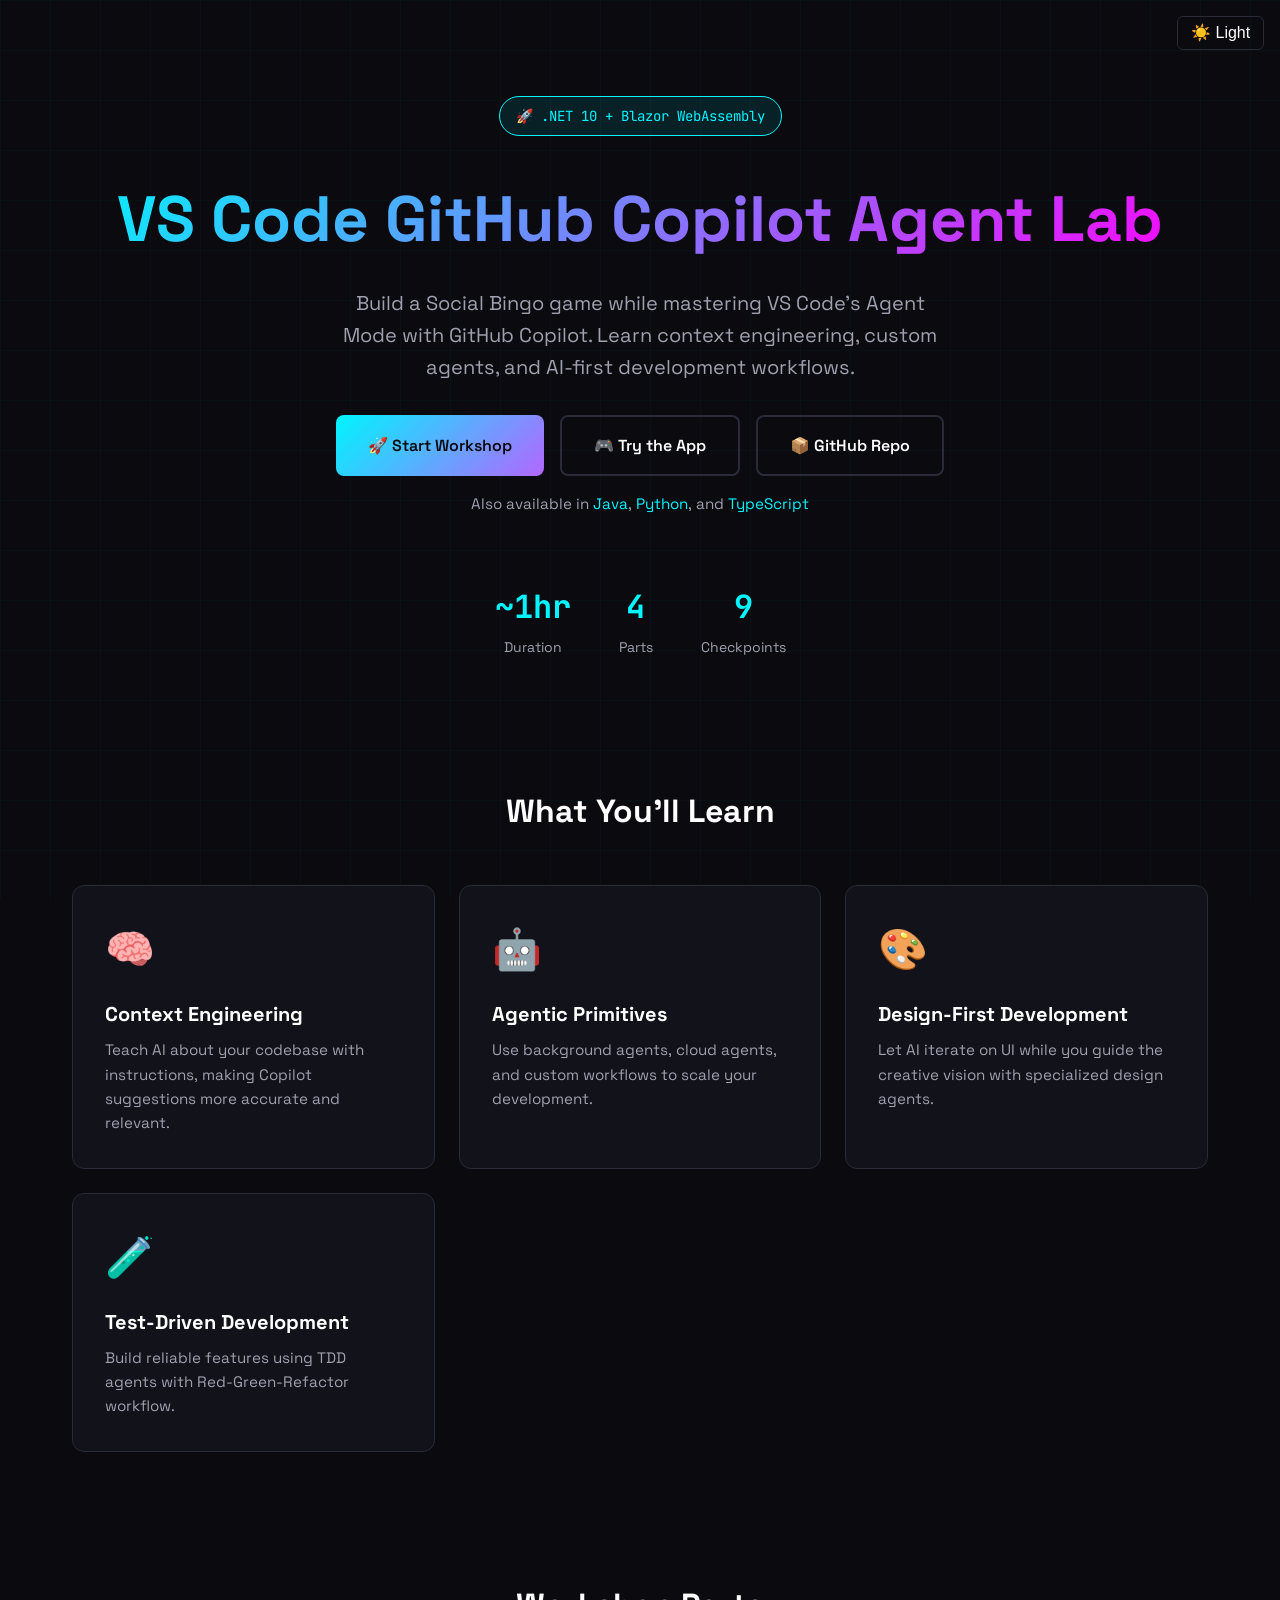
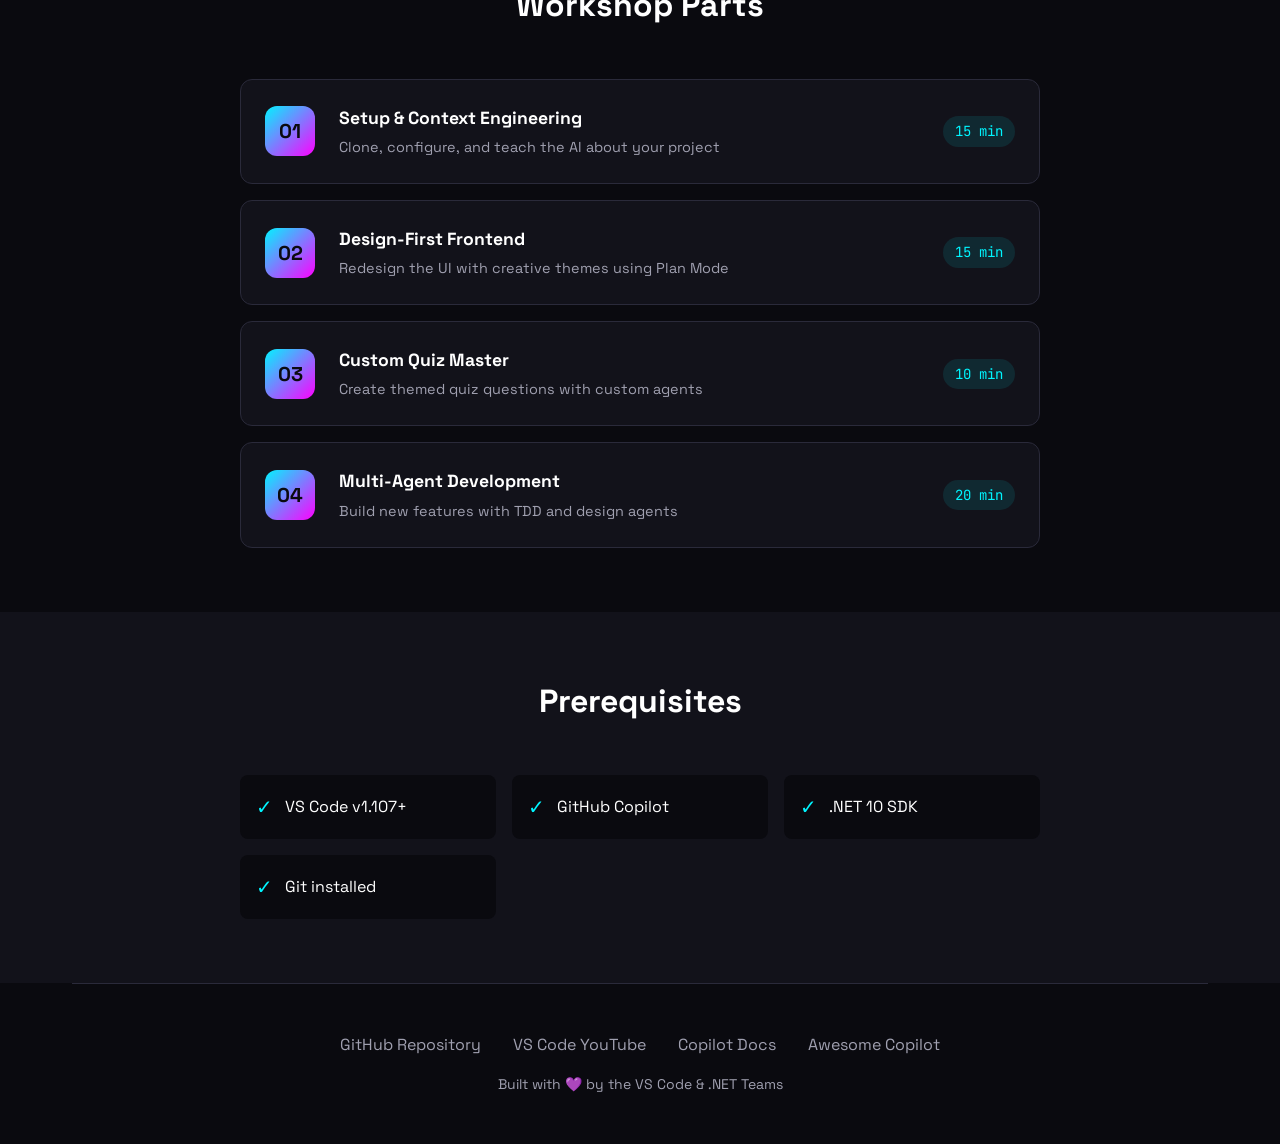
<file: docs/index.html>
<!DOCTYPE html>
<html lang="en">
<head>
    <!-- Google tag (gtag.js) -->
    <script async src="https://www.googletagmanager.com/gtag/js?id=G-LSC44NDPLQ"></script>
    <script>
      window.dataLayer = window.dataLayer || [];
      function gtag(){dataLayer.push(arguments);}
      gtag('js', new Date());
      gtag('config', 'G-LSC44NDPLQ');
    </script>
    <meta charset="UTF-8">
    <meta name="viewport" content="width=device-width, initial-scale=1.0">
    <title>VS Code GitHub Copilot Agent Lab | .NET Edition</title>
    <link rel="preconnect" href="https://fonts.googleapis.com">
    <link rel="preconnect" href="https://fonts.gstatic.com" crossorigin>
    <link href="https://fonts.googleapis.com/css2?family=JetBrains+Mono:wght@400;700&family=Space+Grotesk:wght@400;500;700&display=swap" rel="stylesheet">
    <link rel="stylesheet" href="styles.css">
    <link rel="stylesheet" href="light-theme.css">
    <script src="theme-toggle.js"></script>
</head>
<body>
    <div style="position:fixed;top:1rem;right:1rem;z-index:1000;">
        <button class="theme-toggle" onclick="toggleTheme()">☀️ Light</button>
    </div>
    <div class="container">
        <!-- Hero -->
        <section class="hero">
            <span class="hero-badge">🚀 .NET 10 + Blazor WebAssembly</span>
            <h1>VS Code GitHub Copilot Agent Lab</h1>
            <p class="hero-subtitle">
                Build a Social Bingo game while mastering VS Code's Agent Mode with GitHub Copilot. 
                Learn context engineering, custom agents, and AI-first development workflows.
            </p>
            <div class="hero-cta">
                <a href="step.html?step=00-overview" class="btn btn-primary">
                    🚀 Start Workshop
                </a>
                <a href="https://alannguyen2003.github.io/agent-lab-dotnet/app" class="btn btn-secondary">
                    🎮 Try the App
                </a>
                <a href="https://github.com/copilot-dev-days/agent-lab-dotnet" class="btn btn-secondary">
                    📦 GitHub Repo
                </a>
            </div>
            <p class="hero-also">Also available in <a href="https://copilot-dev-days.github.io/agent-lab-java/">Java</a>, <a href="https://copilot-dev-days.github.io/agent-lab-python/">Python</a>, and <a href="https://copilot-dev-days.github.io/agent-lab-typescript/">TypeScript</a></p>
            <div class="stats">
                <div class="stat">
                    <div class="stat-value">~1hr</div>
                    <div class="stat-label">Duration</div>
                </div>
                <div class="stat">
                    <div class="stat-value">4</div>
                    <div class="stat-label">Parts</div>
                </div>
                <div class="stat">
                    <div class="stat-value">9</div>
                    <div class="stat-label">Checkpoints</div>
                </div>
            </div>
        </section>

        <!-- Features -->
        <section class="features">
            <h2 class="section-title">What You'll Learn</h2>
            <div class="features-grid">
                <div class="feature-card">
                    <div class="feature-icon">🧠</div>
                    <h3>Context Engineering</h3>
                    <p>Teach AI about your codebase with instructions, making Copilot suggestions more accurate and relevant.</p>
                </div>
                <div class="feature-card">
                    <div class="feature-icon">🤖</div>
                    <h3>Agentic Primitives</h3>
                    <p>Use background agents, cloud agents, and custom workflows to scale your development.</p>
                </div>
                <div class="feature-card">
                    <div class="feature-icon">🎨</div>
                    <h3>Design-First Development</h3>
                    <p>Let AI iterate on UI while you guide the creative vision with specialized design agents.</p>
                </div>
                <div class="feature-card">
                    <div class="feature-icon">🧪</div>
                    <h3>Test-Driven Development</h3>
                    <p>Build reliable features using TDD agents with Red-Green-Refactor workflow.</p>
                </div>
            </div>
        </section>

        <!-- Workshop Parts -->
        <section class="workshop">
            <h2 class="section-title">Workshop Parts</h2>
            <div class="parts-list">
                <a href="step.html?step=01-setup" class="part-card">
                    <div class="part-number">01</div>
                    <div class="part-content">
                        <h3>Setup & Context Engineering</h3>
                        <p>Clone, configure, and teach the AI about your project</p>
                    </div>
                    <span class="part-time">15 min</span>
                </a>
                <a href="step.html?step=02-design" class="part-card">
                    <div class="part-number">02</div>
                    <div class="part-content">
                        <h3>Design-First Frontend</h3>
                        <p>Redesign the UI with creative themes using Plan Mode</p>
                    </div>
                    <span class="part-time">15 min</span>
                </a>
                <a href="step.html?step=03-quiz-master" class="part-card">
                    <div class="part-number">03</div>
                    <div class="part-content">
                        <h3>Custom Quiz Master</h3>
                        <p>Create themed quiz questions with custom agents</p>
                    </div>
                    <span class="part-time">10 min</span>
                </a>
                <a href="step.html?step=04-multi-agent" class="part-card">
                    <div class="part-number">04</div>
                    <div class="part-content">
                        <h3>Multi-Agent Development</h3>
                        <p>Build new features with TDD and design agents</p>
                    </div>
                    <span class="part-time">20 min</span>
                </a>
            </div>
        </section>
    </div>

    <!-- Prerequisites -->
    <section class="prereqs">
        <div class="container">
            <h2 class="section-title">Prerequisites</h2>
            <div class="prereqs-grid">
                <div class="prereq-item">
                    <span class="prereq-check">✓</span>
                    <span>VS Code v1.107+</span>
                </div>
                <div class="prereq-item">
                    <span class="prereq-check">✓</span>
                    <span>GitHub Copilot</span>
                </div>
                <div class="prereq-item">
                    <span class="prereq-check">✓</span>
                    <span>.NET 10 SDK</span>
                </div>
                <div class="prereq-item">
                    <span class="prereq-check">✓</span>
                    <span>Git installed</span>
                </div>
            </div>
        </div>
    </section>

    <div class="container">
        <!-- Footer -->
        <footer>
            <div class="footer-links">
                <a href="https://github.com/copilot-dev-days/agent-lab-dotnet">GitHub Repository</a>
                <a href="https://www.youtube.com/code">VS Code YouTube</a>
                <a href="https://code.visualstudio.com/docs/copilot/overview">Copilot Docs</a>
                <a href="https://github.com/github/awesome-copilot">Awesome Copilot</a>
            </div>
            <p class="footer-credit">
                Built with 💜 by the VS Code & .NET Teams
            </p>
        </footer>
    </div>
</body>
</html>
</file>
<file: docs/styles.css>
:root {
    --bg-dark: #0a0a0f;
    --bg-card: #12121a;
    --neon-cyan: #00f5ff;
    --neon-magenta: #ff00ff;
    --neon-purple: #b366ff;
    --text-primary: #ffffff;
    --text-secondary: #a0a0b0;
    --border-color: #2a2a3a;
}

* {
    margin: 0;
    padding: 0;
    box-sizing: border-box;
}

body {
    font-family: 'Space Grotesk', sans-serif;
    background: var(--bg-dark);
    color: var(--text-primary);
    line-height: 1.6;
    min-height: 100vh;
}

/* Animated grid background */
body::before {
    content: '';
    position: fixed;
    top: 0;
    left: 0;
    width: 100%;
    height: 100%;
    background: 
        linear-gradient(90deg, rgba(0,245,255,0.03) 1px, transparent 1px),
        linear-gradient(rgba(0,245,255,0.03) 1px, transparent 1px);
    background-size: 50px 50px;
    pointer-events: none;
    z-index: -1;
}

.container {
    max-width: 1200px;
    margin: 0 auto;
    padding: 0 2rem;
}

/* Hero Section */
.hero {
    padding: 6rem 0 4rem;
    text-align: center;
    position: relative;
}

.hero-badge {
    display: inline-block;
    padding: 0.5rem 1rem;
    background: rgba(0,245,255,0.1);
    border: 1px solid var(--neon-cyan);
    border-radius: 50px;
    font-size: 0.875rem;
    color: var(--neon-cyan);
    margin-bottom: 2rem;
    font-family: 'JetBrains Mono', monospace;
}

.hero h1 {
    font-size: clamp(2.5rem, 6vw, 4rem);
    font-weight: 700;
    margin-bottom: 1rem;
    background: linear-gradient(135deg, var(--neon-cyan), var(--neon-magenta));
    -webkit-background-clip: text;
    -webkit-text-fill-color: transparent;
    background-clip: text;
}

.hero-subtitle {
    font-size: 1.25rem;
    color: var(--text-secondary);
    max-width: 600px;
    margin: 0 auto 2rem;
}

.hero-cta {
    display: flex;
    gap: 1rem;
    justify-content: center;
    flex-wrap: wrap;
}

.btn {
    display: inline-flex;
    align-items: center;
    gap: 0.5rem;
    padding: 1rem 2rem;
    border-radius: 8px;
    font-weight: 600;
    text-decoration: none;
    transition: all 0.3s ease;
    font-size: 1rem;
}

.btn-primary {
    background: linear-gradient(135deg, var(--neon-cyan), var(--neon-purple));
    color: var(--bg-dark);
}

.btn-primary:hover {
    transform: translateY(-2px);
    box-shadow: 0 10px 40px rgba(0,245,255,0.3);
}

.btn-secondary {
    background: transparent;
    border: 2px solid var(--border-color);
    color: var(--text-primary);
}

.btn-secondary:hover {
    border-color: var(--neon-cyan);
    color: var(--neon-cyan);
}

/* Stats */
.stats {
    display: flex;
    justify-content: center;
    gap: 3rem;
    margin-top: 4rem;
    flex-wrap: wrap;
}

.stat {
    text-align: center;
}

.stat-value {
    font-size: 2rem;
    font-weight: 700;
    color: var(--neon-cyan);
    font-family: 'JetBrains Mono', monospace;
}

.stat-label {
    font-size: 0.875rem;
    color: var(--text-secondary);
    margin-top: 0.25rem;
}

/* Features Section */
.features {
    padding: 4rem 0;
}

.section-title {
    font-size: 2rem;
    text-align: center;
    margin-bottom: 3rem;
}

.features-grid {
    display: grid;
    grid-template-columns: repeat(auto-fit, minmax(280px, 1fr));
    gap: 1.5rem;
}

.feature-card {
    background: var(--bg-card);
    border: 1px solid var(--border-color);
    border-radius: 12px;
    padding: 2rem;
    transition: all 0.3s ease;
}

.feature-card:hover {
    border-color: var(--neon-cyan);
    transform: translateY(-4px);
}

.feature-icon {
    font-size: 2.5rem;
    margin-bottom: 1rem;
}

.feature-card h3 {
    font-size: 1.25rem;
    margin-bottom: 0.5rem;
}

.feature-card p {
    color: var(--text-secondary);
    font-size: 0.95rem;
}

/* Workshop Parts */
.workshop {
    padding: 4rem 0;
}

.parts-list {
    display: flex;
    flex-direction: column;
    gap: 1rem;
    max-width: 800px;
    margin: 0 auto;
}

.part-card {
    display: flex;
    align-items: center;
    gap: 1.5rem;
    background: var(--bg-card);
    border: 1px solid var(--border-color);
    border-radius: 12px;
    padding: 1.5rem;
    text-decoration: none;
    color: inherit;
    transition: all 0.3s ease;
}

.part-card:hover {
    border-color: var(--neon-magenta);
    background: rgba(255,0,255,0.05);
}

.part-number {
    width: 50px;
    height: 50px;
    display: flex;
    align-items: center;
    justify-content: center;
    background: linear-gradient(135deg, var(--neon-cyan), var(--neon-magenta));
    border-radius: 12px;
    font-weight: 700;
    font-size: 1.25rem;
    color: var(--bg-dark);
    flex-shrink: 0;
}

.part-content {
    flex: 1;
}

.part-content h3 {
    font-size: 1.1rem;
    margin-bottom: 0.25rem;
}

.part-content p {
    color: var(--text-secondary);
    font-size: 0.9rem;
}

.part-time {
    font-family: 'JetBrains Mono', monospace;
    font-size: 0.875rem;
    color: var(--neon-cyan);
    padding: 0.25rem 0.75rem;
    background: rgba(0,245,255,0.1);
    border-radius: 50px;
}

/* Prerequisites */
.prereqs {
    padding: 4rem 0;
    background: var(--bg-card);
}

.prereqs-grid {
    display: grid;
    grid-template-columns: repeat(auto-fit, minmax(200px, 1fr));
    gap: 1rem;
    max-width: 800px;
    margin: 0 auto;
}

.prereq-item {
    display: flex;
    align-items: center;
    gap: 0.75rem;
    padding: 1rem;
    background: var(--bg-dark);
    border-radius: 8px;
}

.prereq-check {
    color: var(--neon-cyan);
    font-size: 1.25rem;
}

/* Footer */
footer {
    padding: 3rem 0;
    text-align: center;
    border-top: 1px solid var(--border-color);
}

.footer-links {
    display: flex;
    justify-content: center;
    gap: 2rem;
    margin-bottom: 1rem;
    flex-wrap: wrap;
}

.footer-links a {
    color: var(--text-secondary);
    text-decoration: none;
    transition: color 0.3s ease;
}

.footer-links a:hover {
    color: var(--neon-cyan);
}

.footer-credit {
    color: var(--text-secondary);
    font-size: 0.875rem;
}

/* Responsive */
@media (max-width: 768px) {
    .hero {
        padding: 4rem 0 3rem;
    }

    .stats {
        gap: 2rem;
    }

    .part-card {
        flex-direction: column;
        text-align: center;
    }

    .part-time {
        margin-top: 0.5rem;
    }
}

.hero-also {
    margin-top: 1rem;
    font-size: 0.95rem;
    color: var(--text-secondary);
}

.hero-also a {
    color: var(--neon-cyan);
    text-decoration: none;
    transition: color 0.3s ease;
}

.hero-also a:hover {
    color: var(--neon-magenta);
    text-decoration: underline;
}
</file>
<file: docs/light-theme.css>
html[data-theme="light"] {
    --bg-dark: #f5f5f7;
    --bg-card: #ffffff;
    --bg-code: #f0f0f5;
    --neon-cyan: #0077b6;
    --neon-magenta: #c2185b;
    --neon-purple: #7b1fa2;
    --text-primary: #1a1a2e;
    --text-secondary: #555570;
    --border-color: #d0d0dd;
    --success-green: #2e7d32;
    --warning-yellow: #f9a825;
}

html[data-theme="light"] body::before {
    background: linear-gradient(90deg, rgba(0,119,182,0.05) 1px, transparent 1px),
                linear-gradient(rgba(0,119,182,0.05) 1px, transparent 1px);
}

html[data-theme="light"] .hero::before {
    background: radial-gradient(ellipse at 50% 0%, rgba(0,119,182,0.15), transparent 70%);
}

html[data-theme="light"] .header {
    background: rgba(245,245,247,0.95);
}

html[data-theme="light"] code,
html[data-theme="light"] pre {
    background: var(--bg-code);
    color: #1a1a2e;
}

html[data-theme="light"] .btn-secondary {
    border-color: var(--border-color);
    color: var(--text-primary);
}

html[data-theme="light"] .btn-secondary:hover {
    background: rgba(0,119,182,0.1);
    border-color: var(--neon-cyan);
}

html[data-theme="light"] .card {
    box-shadow: 0 2px 8px rgba(0,0,0,0.08);
}

.theme-toggle {
    background: none;
    border: 1px solid var(--border-color);
    color: var(--text-primary);
    cursor: pointer;
    padding: 0.4rem 0.8rem;
    border-radius: 6px;
    font-size: 1rem;
    transition: all 0.3s ease;
    display: inline-flex;
    align-items: center;
    gap: 0.4rem;
}

.theme-toggle:hover {
    border-color: var(--neon-cyan);
    color: var(--neon-cyan);
}
</file>
